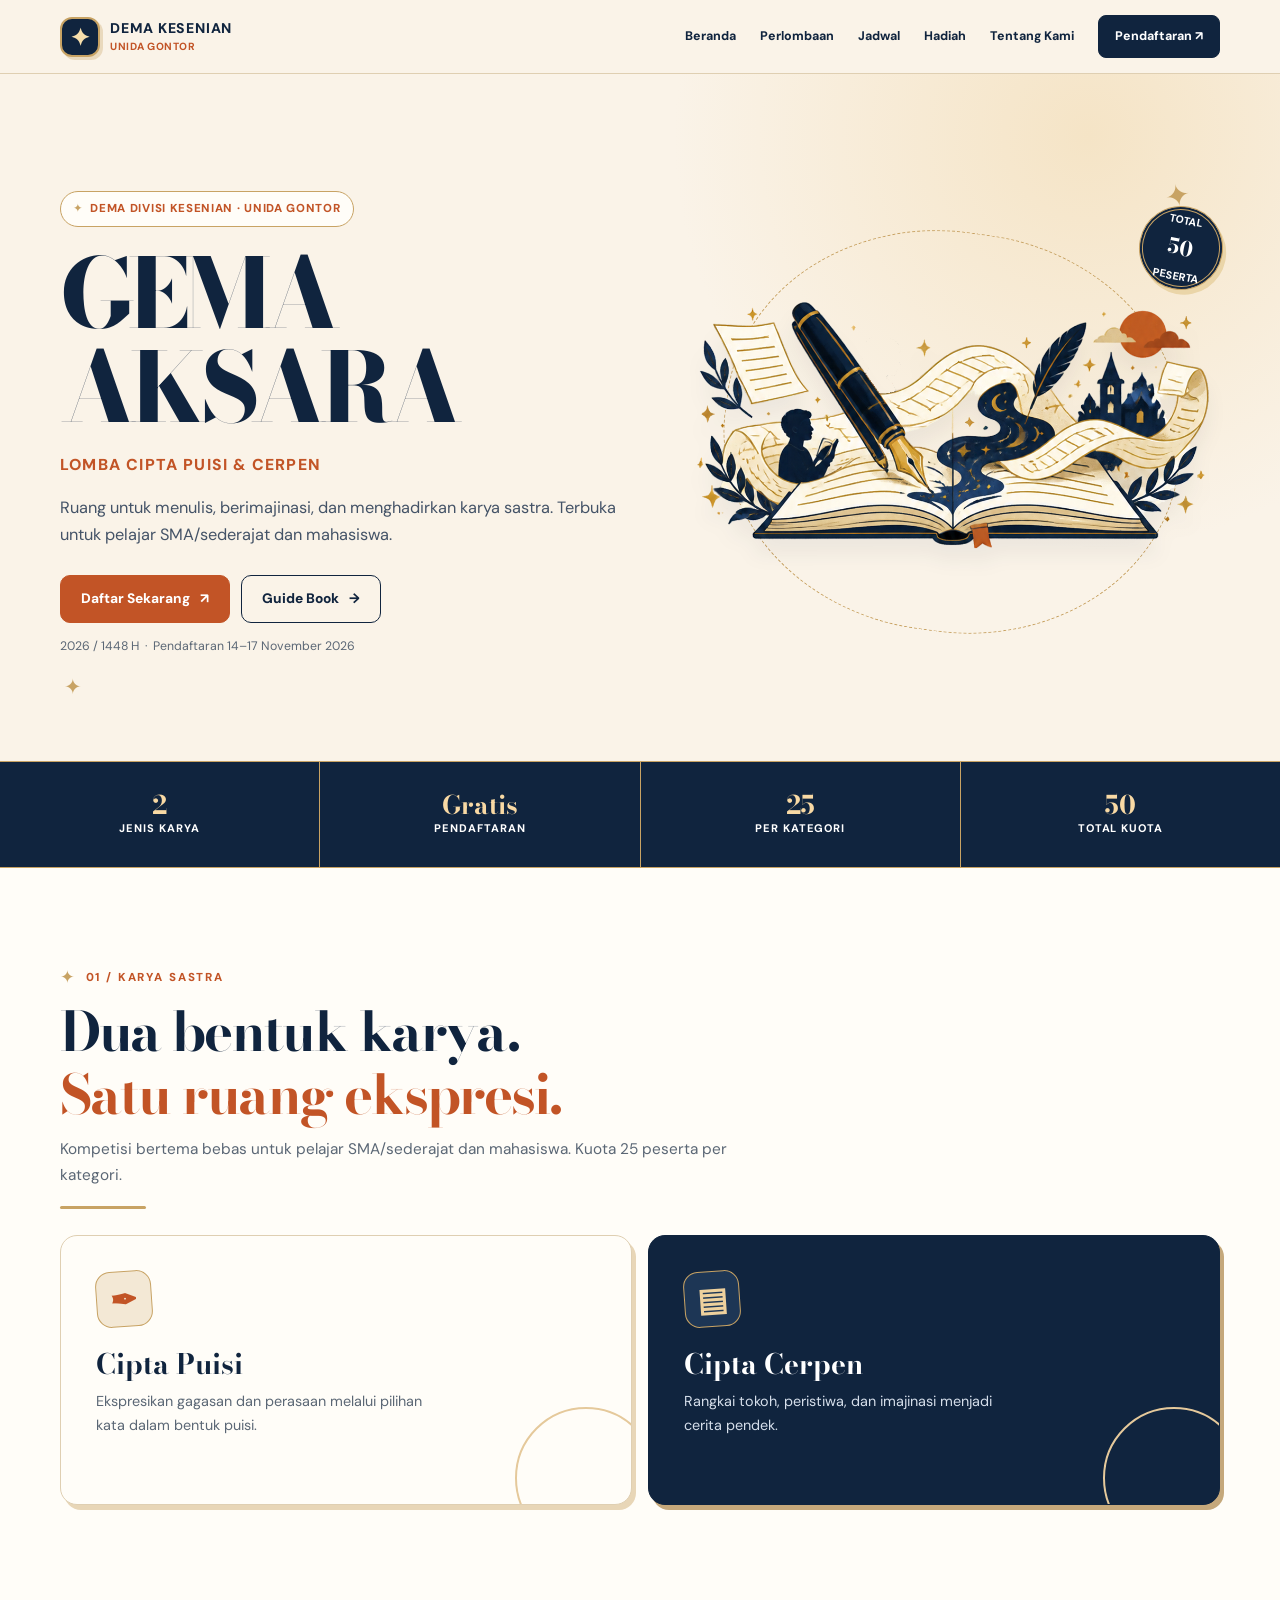
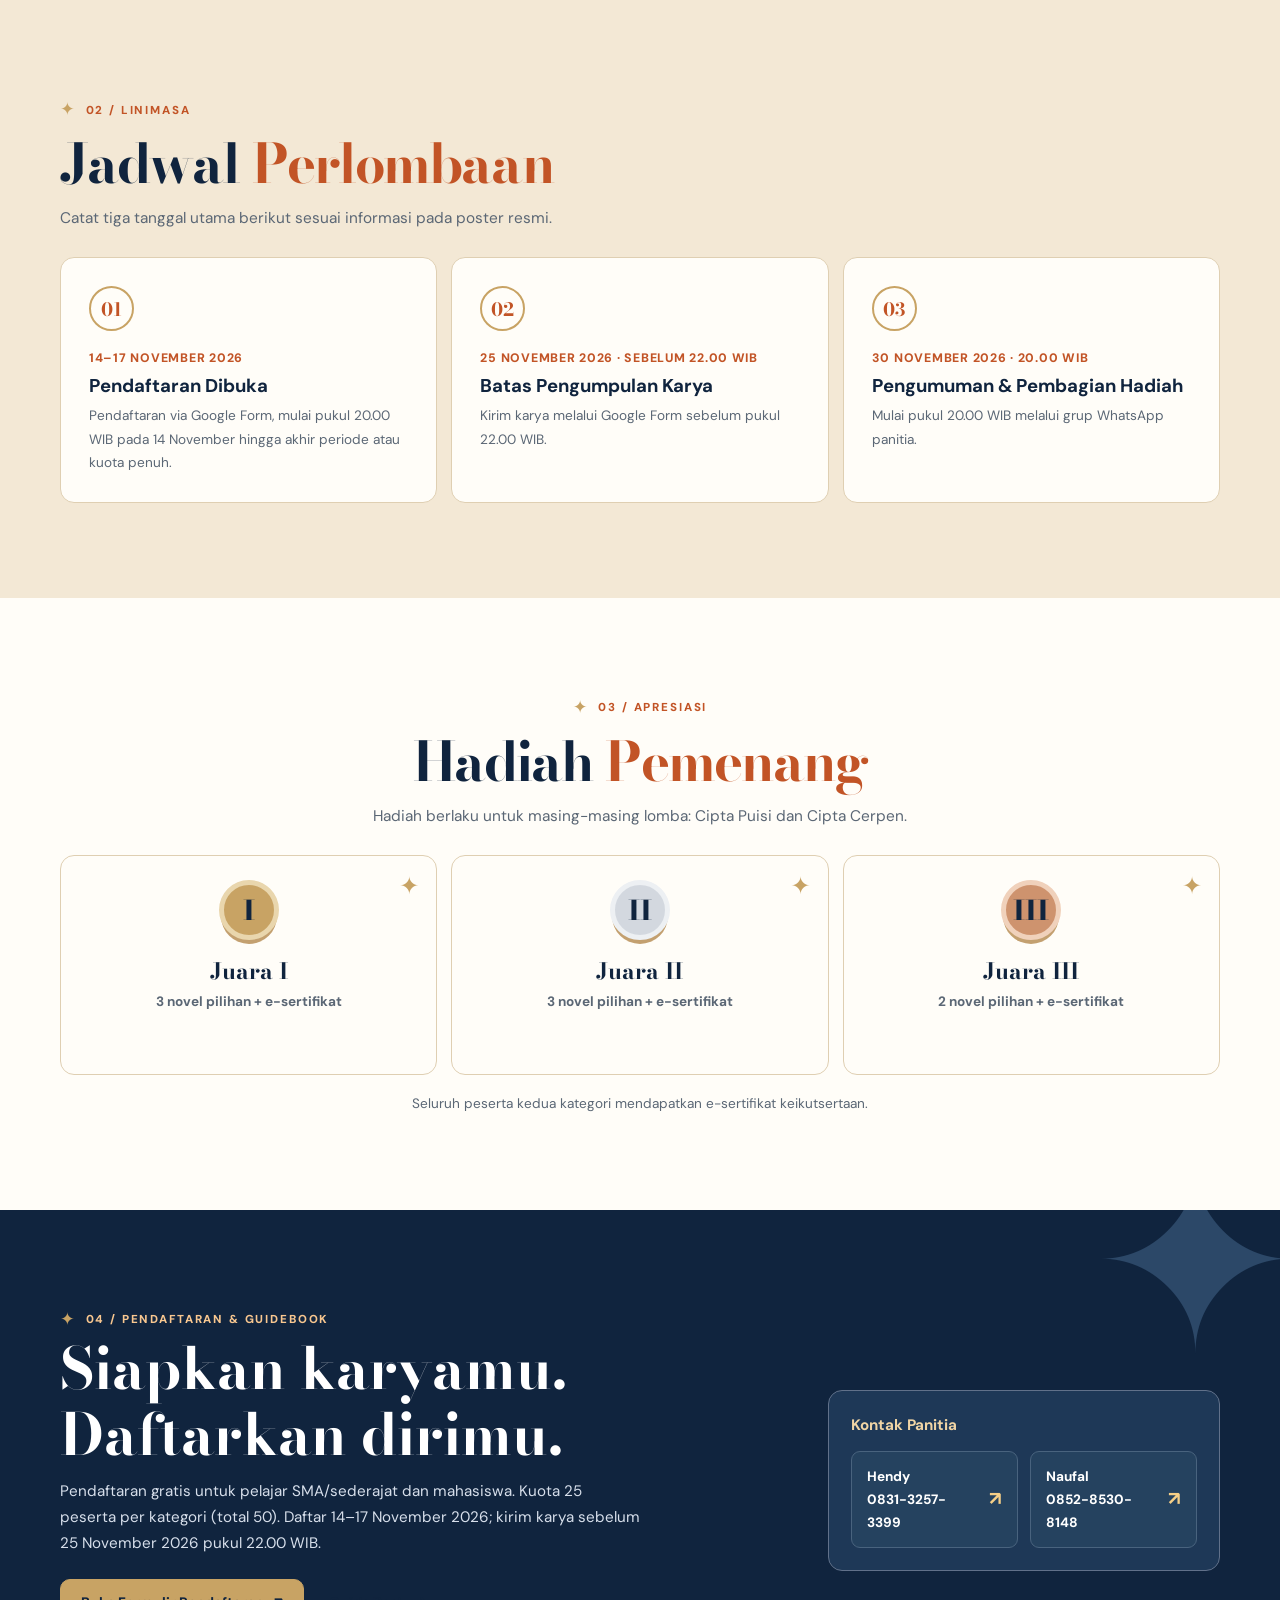
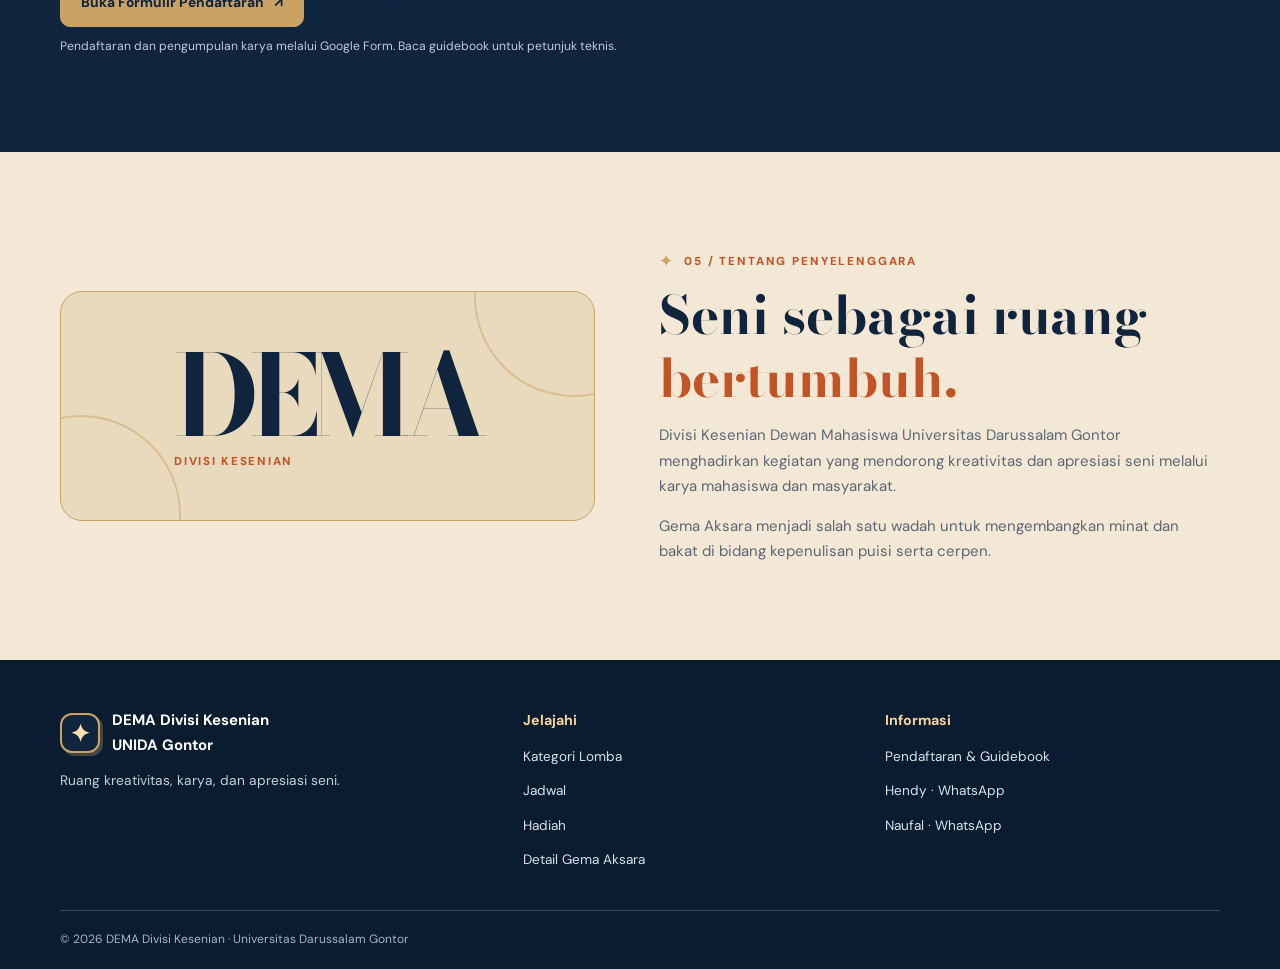
<file: index.html>
<!DOCTYPE html>
<html lang="id">
<head>
  <meta charset="UTF-8">
  <meta name="viewport" content="width=device-width, initial-scale=1">
  <meta name="theme-color" content="#10243e">
  <meta name="description" content="Gema Aksara 2026 — Lomba Cipta Puisi dan Cerpen dari DEMA Divisi Kesenian UNIDA Gontor. Gratis, total kuota 50 peserta (25 per kategori).">
  <title>Gema Aksara 2026 | DEMA Divisi Kesenian UNIDA Gontor</title>
  <link rel="preconnect" href="https://fonts.googleapis.com">
  <link rel="preconnect" href="https://fonts.gstatic.com" crossorigin>
  <link href="https://fonts.googleapis.com/css2?family=Bodoni+Moda:wght@600;700;800&family=DM+Sans:wght@400;500;600;700;800&display=swap" rel="stylesheet">
  <link rel="stylesheet" href="style.css">
</head>
<body>
<a class="skip-link" href="#main">Lewati navigasi</a>

<header class="site-header">
  <div class="header-inner">
    <a href="index.html" class="site-brand" aria-label="Beranda DEMA Divisi Kesenian">
      <span class="brand-icon" aria-hidden="true">✦</span>
      <span class="brand-title">DEMA KESENIAN<small>UNIDA GONTOR</small></span>
    </a>
    <nav class="nav-desktop" aria-label="Navigasi utama">
      <a href="#beranda">Beranda</a>
      <a href="#lomba">Perlombaan</a>
      <a href="#jadwal">Jadwal</a>
      <a href="#hadiah">Hadiah</a>
      <a href="#profil">Tentang Kami</a>
      <a href="#daftar" class="nav-cta">Pendaftaran ↗</a>
    </nav>
    <details class="mobile-nav">
      <summary aria-label="Buka menu navigasi">Menu <span aria-hidden="true">☰</span></summary>
      <nav aria-label="Navigasi seluler">
        <a href="#beranda">Beranda</a>
        <a href="#lomba">Perlombaan</a>
        <a href="#jadwal">Jadwal</a>
        <a href="#hadiah">Hadiah</a>
        <a href="#profil">Tentang Kami</a>
        <a href="#daftar">Pendaftaran ↗</a>
      </nav>
    </details>
  </div>
</header>

<main id="main">
  <section class="hero" id="beranda" aria-labelledby="hero-title">
    <div class="container hero-grid">
      <div class="hero-copy">
        <span class="micro-label">DEMA Divisi Kesenian · UNIDA Gontor</span>
        <h1 class="hero-title" id="hero-title"><span>GEMA</span><span>AKSARA</span></h1>
        <p class="hero-tagline">LOMBA CIPTA PUISI &amp; CERPEN</p>
        <p class="hero-desc">Ruang untuk menulis, berimajinasi, dan menghadirkan karya sastra. Terbuka untuk pelajar SMA/sederajat dan mahasiswa.</p>
        <div class="hero-actions">
          <a class="btn btn-primary" href="#daftar">Daftar Sekarang <span aria-hidden="true">↗</span></a>
          <a class="btn btn-ghost" href="https://drive.google.com/file/d/1reYkfRMlH_NP_xNql9GATxFVDizzcjin/view?usp=sharing">Guide Book<span aria-hidden="true">→</span></a>
        </div>
        <p class="hero-footnote">2026 / 1448 H &nbsp;·&nbsp; Pendaftaran 14–17 November 2026</p>
      </div>
      <figure class="hero-art">
        <div class="hero-stamp" aria-label="Total kuota 50 peserta"><span>TOTAL</span><strong>50</strong><span>PESERTA</span></div>
        <img src="assets/gema-aksara.svg" width="680" height="520" alt="Ilustrasi 2D buku terbuka, pena tinta, dan lembaran cerita" fetchpriority="high">
      </figure>
    </div>
  </section>

  <div class="fact-strip" aria-label="Informasi singkat perlombaan">
    <div class="fact"><strong>2</strong><span>Jenis karya</span></div>
    <div class="fact"><strong>Gratis</strong><span>Pendaftaran</span></div>
    <div class="fact"><strong>25</strong><span>Per kategori</span></div>
    <div class="fact"><strong>50</strong><span>Total kuota</span></div>
  </div>

  <section class="section section--white" id="lomba">
    <div class="container">
      <div class="section-header">
        <span class="section-kicker">01 / Karya Sastra</span>
        <h2>Dua bentuk karya.<br><em>Satu ruang ekspresi.</em></h2>
        <p>Kompetisi bertema bebas untuk pelajar SMA/sederajat dan mahasiswa. Kuota 25 peserta per kategori.</p>
        <div class="accent-rule" aria-hidden="true"></div>
      </div>
      <div class="writing-grid">
        <article class="writing-card">
          <span class="card-icon" aria-hidden="true">✒</span>
          <h3>Cipta Puisi</h3>
          <p>Ekspresikan gagasan dan perasaan melalui pilihan kata dalam bentuk puisi.</p>
        </article>
        <article class="writing-card writing-card--dark">
          <span class="card-icon" aria-hidden="true">▤</span>
          <h3>Cipta Cerpen</h3>
          <p>Rangkai tokoh, peristiwa, dan imajinasi menjadi cerita pendek.</p>
        </article>
      </div>
    </div>
  </section>

  <section class="section section--cream" id="jadwal">
    <div class="container">
      <div class="section-header">
        <span class="section-kicker">02 / Linimasa</span>
        <h2>Jadwal <em>Perlombaan</em></h2>
        <p>Catat tiga tanggal utama berikut sesuai informasi pada poster resmi.</p>
      </div>
      <div class="schedule-grid">
        <article class="schedule-card">
          <span class="step-no" aria-hidden="true">01</span>
          <div>
            <div class="step-date">14–17 November 2026</div>
            <h3>Pendaftaran Dibuka</h3>
            <p>Pendaftaran via Google Form, mulai pukul 20.00 WIB pada 14 November hingga akhir periode atau kuota penuh.</p>
          </div>
        </article>
        <article class="schedule-card">
          <span class="step-no" aria-hidden="true">02</span>
          <div>
            <div class="step-date">25 November 2026 · sebelum 22.00 WIB</div>
            <h3>Batas Pengumpulan Karya</h3>
            <p>Kirim karya melalui Google Form sebelum pukul 22.00 WIB.</p>
          </div>
        </article>
        <article class="schedule-card">
          <span class="step-no" aria-hidden="true">03</span>
          <div>
            <div class="step-date">30 November 2026 · 20.00 WIB</div>
            <h3>Pengumuman &amp; Pembagian Hadiah</h3>
            <p>Mulai pukul 20.00 WIB melalui grup WhatsApp panitia.</p>
          </div>
        </article>
      </div>
    </div>
  </section>

  <section class="section section--white" id="hadiah">
    <div class="container">
      <div class="section-header section-header--center">
        <span class="section-kicker">03 / Apresiasi</span>
        <h2>Hadiah <em>Pemenang</em></h2>
        <p>Hadiah berlaku untuk masing-masing lomba: Cipta Puisi dan Cipta Cerpen.</p>
      </div>
      <div class="prize-grid">
        <article class="prize-card">
          <span class="prize-medal" aria-hidden="true">I</span>
          <div><h3>Juara I</h3><p>3 novel pilihan + e-sertifikat</p></div>
        </article>
        <article class="prize-card">
          <span class="prize-medal" aria-hidden="true">II</span>
          <div><h3>Juara II</h3><p>3 novel pilihan + e-sertifikat</p></div>
        </article>
        <article class="prize-card">
          <span class="prize-medal" aria-hidden="true">III</span>
          <div><h3>Juara III</h3><p>2 novel pilihan + e-sertifikat</p></div>
        </article>
      </div>
      <p class="prize-note">Seluruh peserta kedua kategori mendapatkan e-sertifikat keikutsertaan.</p>
    </div>
  </section>

  <section class="registration" id="daftar">
    <div class="container registration-inner">
      <div>
        <span class="section-kicker">04 / Pendaftaran & Guidebook</span>
        <h2>Siapkan karyamu.<br>Daftarkan dirimu.</h2>
        <p>Pendaftaran gratis untuk pelajar SMA/sederajat dan mahasiswa. Kuota 25 peserta per kategori (total 50). Daftar 14–17 November 2026; kirim karya sebelum 25 November 2026 pukul 22.00 WIB.</p>
        <a class="btn btn-primary" href="https://forms.gle/ZDfoFru4xSNYVwqh8" target="_blank" rel="noopener noreferrer">Buka Formulir Pendaftaran <span aria-hidden="true">↗</span></a>
        <a class="btn btn-ghost" href="https://drive.google.com/file/d/1xsAlhbT4N7l0DRIFtLX7hgG_7dc75yCd/view?usp=sharing">Guide Book<span aria-hidden="true">→</span></a>
        <p class="registration-hint">Pendaftaran dan pengumpulan karya melalui Google Form. Baca guidebook untuk petunjuk teknis.</p>
      </div>
      <div class="info-panel">
        <h3>Kontak Panitia</h3>
        <div class="contact-row">
          <a href="https://wa.me/6283132573399" target="_blank" rel="noopener noreferrer" aria-label="Hubungi Hendy melalui WhatsApp">Hendy<br>0831-3257-3399</a>
          <a href="https://wa.me/6285285308148" target="_blank" rel="noopener noreferrer" aria-label="Hubungi Naufal melalui WhatsApp">Naufal<br>0852-8530-8148</a>
        </div>
      </div>
    </div>
  </section>

  <section class="section section--cream" id="profil">
    <div class="container about-grid">
      <div class="about-mark" aria-hidden="true"><div><span>DEMA</span><small>Divisi Kesenian</small></div></div>
      <div class="about-copy">
        <span class="section-kicker">05 / Tentang Penyelenggara</span>
        <h2 class="about-title">Seni sebagai ruang <span>bertumbuh.</span></h2>
        <p>Divisi Kesenian Dewan Mahasiswa Universitas Darussalam Gontor menghadirkan kegiatan yang mendorong kreativitas dan apresiasi seni melalui karya mahasiswa dan masyarakat.</p>
        <p>Gema Aksara menjadi salah satu wadah untuk mengembangkan minat dan bakat di bidang kepenulisan puisi serta cerpen.</p>
      </div>
    </div>
  </section>
</main>

<footer class="footer">
  <div class="container">
    <div class="footer-grid">
      <div>
        <div class="footer-brand"><span class="brand-icon" aria-hidden="true">✦</span><strong>DEMA Divisi Kesenian<br>UNIDA Gontor</strong></div>
        <p>Ruang kreativitas, karya, dan apresiasi seni.</p>
      </div>
      <div>
        <h4>Jelajahi</h4>
        <ul>
          <li><a href="#lomba">Kategori Lomba</a></li>
          <li><a href="#jadwal">Jadwal</a></li>
          <li><a href="#hadiah">Hadiah</a></li>
          <li><a href="Event-1.html">Detail Gema Aksara</a></li>
        </ul>
      </div>
      <div>
        <h4>Informasi</h4>
        <ul>
          <li><a href="#daftar">Pendaftaran & Guidebook</a></li>
          <li><a href="https://wa.me/6283132573399" target="_blank" rel="noopener noreferrer">Hendy · WhatsApp</a></li>
          <li><a href="https://wa.me/6285285308148" target="_blank" rel="noopener noreferrer">Naufal · WhatsApp</a></li>
        </ul>
      </div>
    </div>
    <div class="footer-bottom">© 2026 DEMA Divisi Kesenian · Universitas Darussalam Gontor</div>
  </div>
</footer>
</body>
</html>
</file>
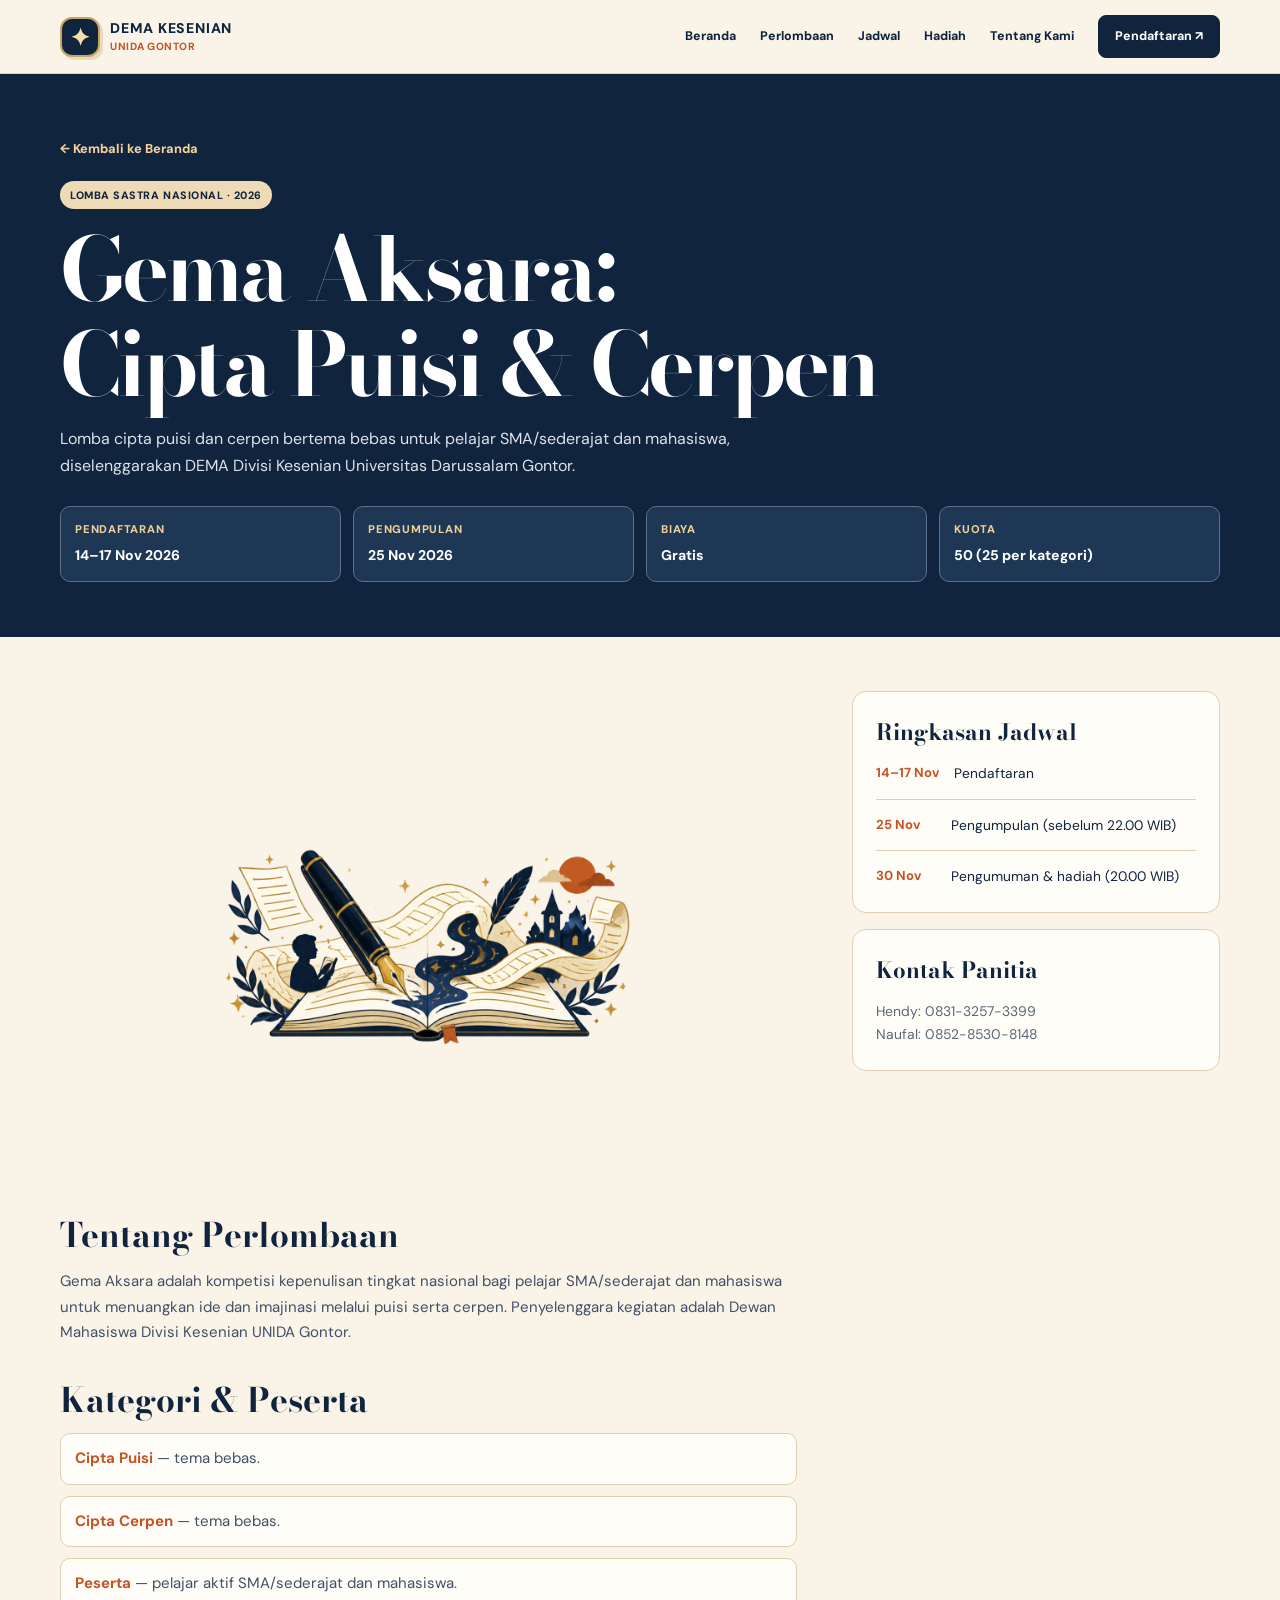
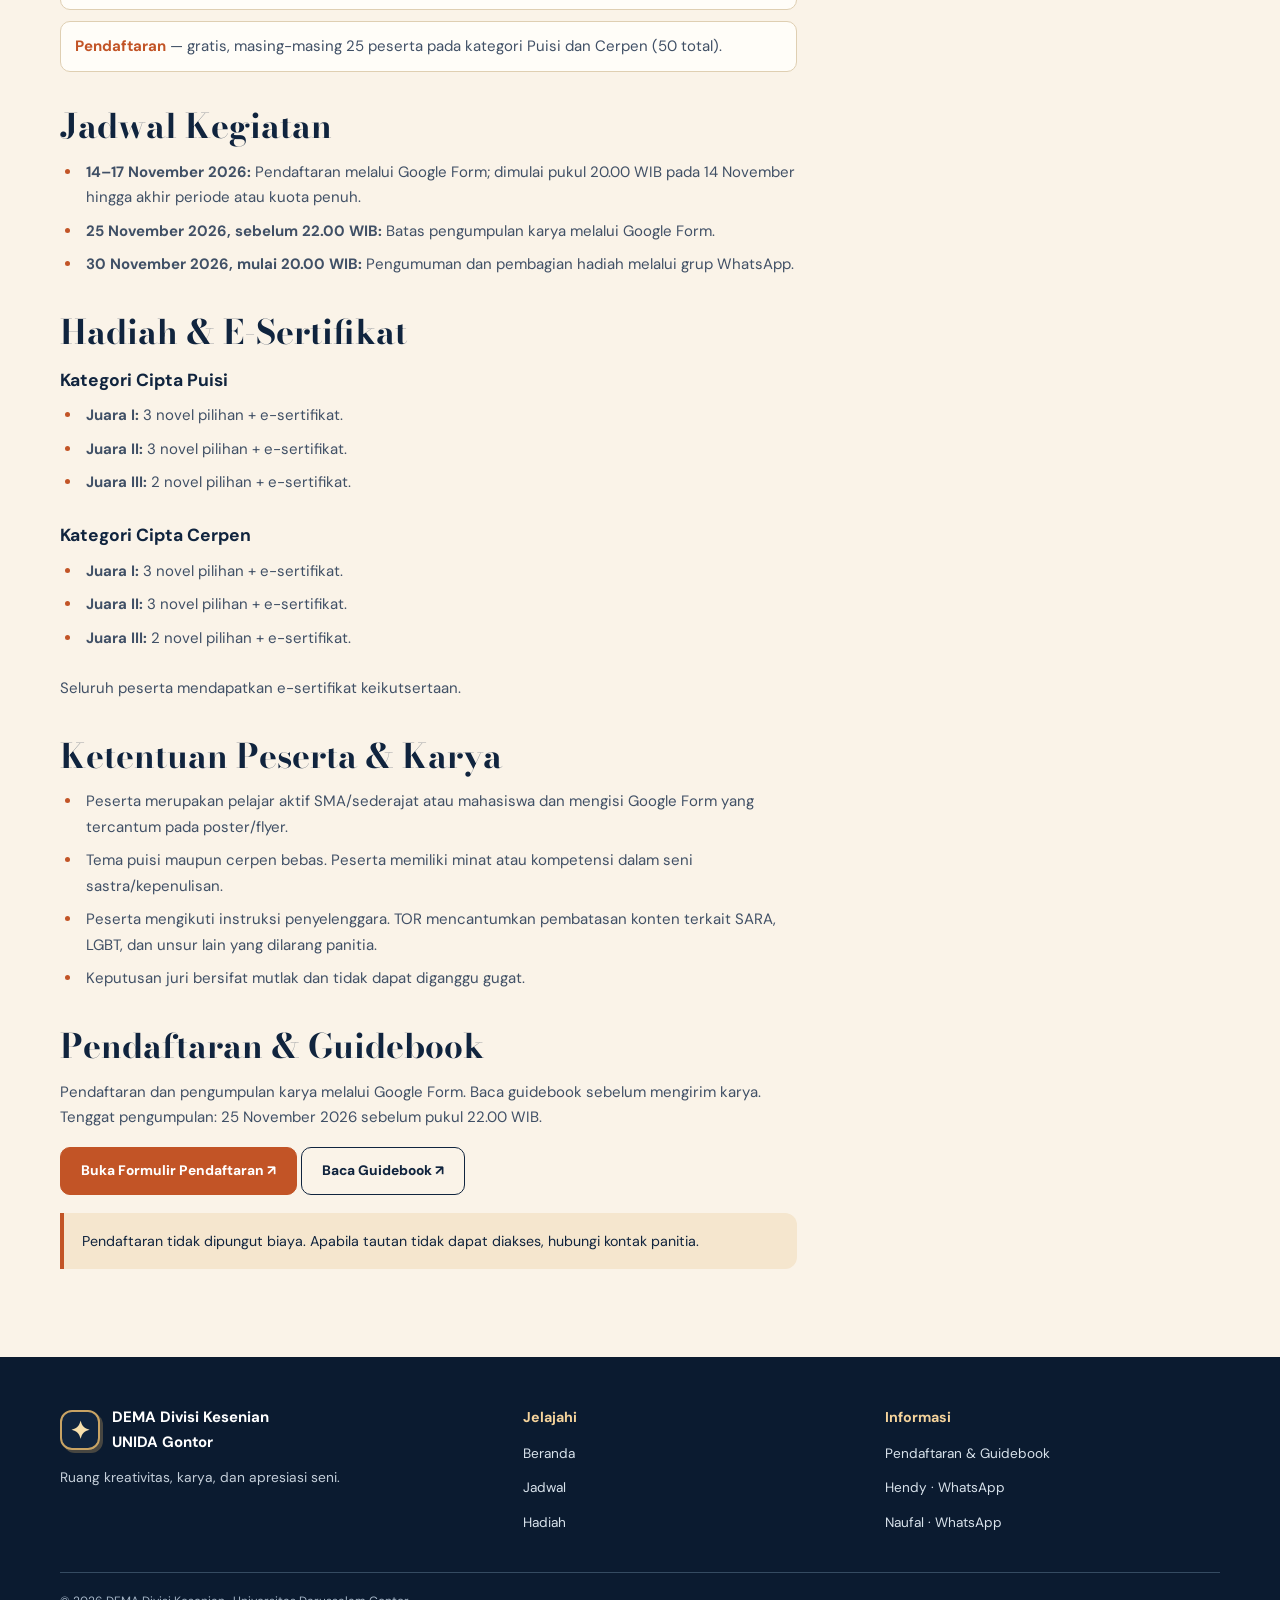
<file: Event-1.html>
<!DOCTYPE html>
<html lang="id">
<head>
  <meta charset="UTF-8">
  <meta name="viewport" content="width=device-width, initial-scale=1">
  <meta name="theme-color" content="#10243e">
  <meta name="description" content="Detail dan panduan Gema Aksara 2026, perlombaan cipta puisi dan cerpen DEMA Divisi Kesenian UNIDA Gontor.">
  <title>Detail Gema Aksara 2026 — DEMA Divisi Kesenian</title>
  <link rel="preconnect" href="https://fonts.googleapis.com">
  <link rel="preconnect" href="https://fonts.gstatic.com" crossorigin>
  <link href="https://fonts.googleapis.com/css2?family=Bodoni+Moda:wght@600;700;800&family=DM+Sans:wght@400;500;600;700;800&display=swap" rel="stylesheet">
  <link rel="stylesheet" href="style.css">
</head>
<body>
<a class="skip-link" href="#main">Lewati navigasi</a>
<header class="site-header">
  <div class="header-inner">
    <a href="index.html" class="site-brand" aria-label="Kembali ke beranda">
      <span class="brand-icon" aria-hidden="true">✦</span>
      <span class="brand-title">DEMA KESENIAN<small>UNIDA GONTOR</small></span>
    </a>
    <nav class="nav-desktop" aria-label="Navigasi utama">
      <a href="index.html#beranda">Beranda</a>
      <a href="index.html#lomba">Perlombaan</a>
      <a href="index.html#jadwal">Jadwal</a>
      <a href="index.html#hadiah">Hadiah</a>
      <a href="index.html#profil">Tentang Kami</a>
      <a class="nav-cta" href="#pendaftaran">Pendaftaran ↗</a>
    </nav>
    <details class="mobile-nav">
      <summary aria-label="Buka menu navigasi">Menu <span aria-hidden="true">☰</span></summary>
      <nav aria-label="Navigasi seluler">
        <a href="index.html">Beranda</a>
        <a href="#tentang">Tentang Lomba</a>
        <a href="#timeline">Jadwal</a>
        <a href="#penghargaan">Hadiah</a>
        <a href="#pendaftaran">Pendaftaran</a>
      </nav>
    </details>
  </div>
</header>

<main id="main">
  <section class="event-hero" aria-labelledby="event-title">
    <div class="container">
      <a href="index.html" class="back-link">← Kembali ke Beranda</a><br>
      <span class="badge badge-upcoming">Lomba Sastra Nasional · 2026</span>
      <h1 id="event-title">Gema Aksara:<br>Cipta Puisi &amp; Cerpen</h1>
      <p class="lede">Lomba cipta puisi dan cerpen bertema bebas untuk pelajar SMA/sederajat dan mahasiswa, diselenggarakan DEMA Divisi Kesenian Universitas Darussalam Gontor.</p>
      <div class="event-info">
        <div class="info-item"><span class="info-label">Pendaftaran</span><span class="info-value">14–17 Nov 2026</span></div>
        <div class="info-item"><span class="info-label">Pengumpulan</span><span class="info-value">25 Nov 2026</span></div>
        <div class="info-item"><span class="info-label">Biaya</span><span class="info-value">Gratis</span></div>
        <div class="info-item"><span class="info-label">Kuota</span><span class="info-value">50 (25 per kategori)</span></div>
      </div>
    </div>
  </section>

  <section class="article">
    <div class="container article-grid">
      <div class="article-body">
        <img class="detail-illustration" src="assets/gema-aksara.svg" alt="Ilustrasi buku dan pena untuk lomba sastra" width="680" height="520">
        <h2 id="tentang">Tentang Perlombaan</h2>
        <p>Gema Aksara adalah kompetisi kepenulisan tingkat nasional bagi pelajar SMA/sederajat dan mahasiswa untuk menuangkan ide dan imajinasi melalui puisi serta cerpen. Penyelenggara kegiatan adalah Dewan Mahasiswa Divisi Kesenian UNIDA Gontor.</p>
        <h2>Kategori &amp; Peserta</h2>
        <ul class="key-list">
          <li><strong>Cipta Puisi</strong> — tema bebas.</li>
          <li><strong>Cipta Cerpen</strong> — tema bebas.</li>
          <li><strong>Peserta</strong> — pelajar aktif SMA/sederajat dan mahasiswa.</li>
          <li><strong>Pendaftaran</strong> — gratis, masing-masing 25 peserta pada kategori Puisi dan Cerpen (50 total).</li>
        </ul>
        <h2 id="timeline">Jadwal Kegiatan</h2>
        <ul>
          <li><strong>14–17 November 2026:</strong> Pendaftaran melalui Google Form; dimulai pukul 20.00 WIB pada 14 November hingga akhir periode atau kuota penuh.</li>
          <li><strong>25 November 2026, sebelum 22.00 WIB:</strong> Batas pengumpulan karya melalui Google Form.</li>
          <li><strong>30 November 2026, mulai 20.00 WIB:</strong> Pengumuman dan pembagian hadiah melalui grup WhatsApp.</li>
        </ul>
        <h2 id="penghargaan">Hadiah &amp; E-Sertifikat</h2>
        <h3>Kategori Cipta Puisi</h3>
        <ul>
          <li><strong>Juara I:</strong> 3 novel pilihan + e-sertifikat.</li>
          <li><strong>Juara II:</strong> 3 novel pilihan + e-sertifikat.</li>
          <li><strong>Juara III:</strong> 2 novel pilihan + e-sertifikat.</li>
        </ul>
        <h3>Kategori Cipta Cerpen</h3>
        <ul>
          <li><strong>Juara I:</strong> 3 novel pilihan + e-sertifikat.</li>
          <li><strong>Juara II:</strong> 3 novel pilihan + e-sertifikat.</li>
          <li><strong>Juara III:</strong> 2 novel pilihan + e-sertifikat.</li>
        </ul>
        <p>Seluruh peserta mendapatkan e-sertifikat keikutsertaan.</p>
        <h2 id="aturan">Ketentuan Peserta &amp; Karya</h2>
        <ul>
          <li>Peserta merupakan pelajar aktif SMA/sederajat atau mahasiswa dan mengisi Google Form yang tercantum pada poster/flyer.</li>
          <li>Tema puisi maupun cerpen bebas. Peserta memiliki minat atau kompetensi dalam seni sastra/kepenulisan.</li>
          <li>Peserta mengikuti instruksi penyelenggara. TOR mencantumkan pembatasan konten terkait SARA, LGBT, dan unsur lain yang dilarang panitia.</li>
          <li>Keputusan juri bersifat mutlak dan tidak dapat diganggu gugat.</li>
        </ul>
        <h2 id="pendaftaran">Pendaftaran &amp; Guidebook</h2>
        <p>Pendaftaran dan pengumpulan karya melalui Google Form. Baca guidebook sebelum mengirim karya. Tenggat pengumpulan: 25 November 2026 sebelum pukul 22.00 WIB.</p>
        <a class="btn btn-primary" href="https://forms.gle/ZDfoFru4xSNYVwqh8" target="_blank" rel="noopener noreferrer">Buka Formulir Pendaftaran ↗</a>
        <a class="btn btn-ghost" href="https://drive.google.com/file/d/1xsAlhbT4N7l0DRIFtLX7hgG_7dc75yCd/view?usp=sharing" target="_blank" rel="noopener noreferrer">Baca Guidebook ↗</a>
        <div class="notice">Pendaftaran tidak dipungut biaya. Apabila tautan tidak dapat diakses, hubungi kontak panitia.</div>
      </div>
      <aside class="sidebar">
        <div class="side-card">
          <h3>Ringkasan Jadwal</h3>
          <ul class="timeline">
            <li><b>14–17 Nov</b><span>Pendaftaran</span></li>
            <li><b>25 Nov</b><span>Pengumpulan (sebelum 22.00 WIB)</span></li>
            <li><b>30 Nov</b><span>Pengumuman &amp; hadiah (20.00 WIB)</span></li>
          </ul>
        </div>
        <div class="side-card">
          <h3>Kontak Panitia</h3>
          <p>Hendy: <a href="https://wa.me/6283132573399" target="_blank" rel="noopener noreferrer">0831-3257-3399</a></p>
          <p>Naufal: <a href="https://wa.me/6285285308148" target="_blank" rel="noopener noreferrer">0852-8530-8148</a></p>
        </div>
      </aside>
    </div>
  </section>
</main>

<footer class="footer">
  <div class="container">
    <div class="footer-grid">
      <div>
        <div class="footer-brand"><span class="brand-icon" aria-hidden="true">✦</span><strong>DEMA Divisi Kesenian<br>UNIDA Gontor</strong></div>
        <p>Ruang kreativitas, karya, dan apresiasi seni.</p>
      </div>
      <div><h4>Jelajahi</h4><ul><li><a href="index.html">Beranda</a></li><li><a href="index.html#jadwal">Jadwal</a></li><li><a href="index.html#hadiah">Hadiah</a></li></ul></div>
      <div><h4>Informasi</h4><ul><li><a href="#pendaftaran">Pendaftaran & Guidebook</a></li><li><a href="https://wa.me/6283132573399" target="_blank" rel="noopener noreferrer">Hendy · WhatsApp</a></li><li><a href="https://wa.me/6285285308148" target="_blank" rel="noopener noreferrer">Naufal · WhatsApp</a></li></ul></div>
    </div>
    <div class="footer-bottom">© 2026 DEMA Divisi Kesenian · Universitas Darussalam Gontor</div>
  </div>
</footer>
</body>
</html>
</file>
<file: style.css>
/* Gema Aksara / DEMA Kesenian — CSS ditulis ulang, mobile-first.
   Source palette: poster lomba Gema Aksara 2026.
   Breakpoints: 640px, 820px, 1080px. No framework. */
:root {
  --navy:#10243e;
  --navy-soft:#1d3655;
  --paper:#faf3e8;
  --white:#fffdf8;
  --cream:#f3e8d5;
  --rust:#c25426;
  --rust-dark:#a9451c;
  --gold:#c8a364;
  --gold-pale:#ead5a8;
  --muted:#5b6775;
  --primary:#c25426;
  --line:#dfcfb2;
  --shadow:0 14px 35px rgba(16,36,62,.075);
  --serif:"Bodoni Moda","Playfair Display",Georgia,serif;
  --sans:"DM Sans","Plus Jakarta Sans",system-ui,-apple-system,Segoe UI,sans-serif;
}
*,*::before,*::after{box-sizing:border-box}
html{scroll-behavior:smooth;scroll-padding-top:82px}
body{margin:0;min-width:320px;overflow-x:hidden;background:var(--paper);color:var(--navy);font:400 15px/1.7 var(--sans);-webkit-font-smoothing:antialiased}
img,svg{max-width:100%;display:block}
a{color:inherit;text-decoration:none}
button,summary{font:inherit}
button,a,summary{-webkit-tap-highlight-color:transparent}
a:focus-visible,button:focus-visible,summary:focus-visible{outline:3px solid var(--rust);outline-offset:4px}
::selection{background:var(--gold-pale);color:var(--navy)}
h1,h2,h3,h4,p,figure{margin:0}
ul{margin:0;padding:0}
.container{width:min(100% - 36px,1160px);margin-inline:auto}
.skip-link{position:absolute;z-index:1000;top:-80px;left:16px;padding:12px 18px;background:var(--navy);color:#fff;border-radius:8px}
.skip-link:focus{top:10px}
.section{padding:68px 0;position:relative}
.section--cream,.section-alt{background:var(--cream)}
.section--white{background:var(--white)}
.section-kicker,.eyebrow{display:inline-flex;align-items:center;gap:9px;color:var(--rust);font-size:.72rem;font-weight:800;letter-spacing:.16em;text-transform:uppercase}
.section-kicker::before,.eyebrow::before{content:"✦";font-size:1.1rem;color:var(--gold)}
.section-header,.section-head{margin-bottom:26px;max-width:720px}
.section-header h2,.section-head h2,.profile-text h2{margin-top:7px;font:700 clamp(2.05rem,8vw,3.4rem)/1.16 var(--serif);letter-spacing:-.035em}
.section-header p,.section-head p{margin-top:10px;color:var(--muted);font-size:.96rem}
.section-header--center{text-align:center;margin-inline:auto}
.section-header--center .section-kicker{justify-content:center}
.section-header h2 em{color:var(--rust);font-style:normal}
.accent-rule{width:86px;height:3px;background:var(--gold);margin-top:18px;border-radius:5px}
/* Navigation */
.site-header,.navbar{position:sticky;top:0;z-index:50;background:rgba(250,243,232,.97);border-bottom:1px solid var(--line);backdrop-filter:blur(14px)}
.header-inner,.nav-inner{height:73px;width:min(100% - 36px,1160px);margin-inline:auto;display:flex;align-items:center;justify-content:space-between;gap:16px}
.brand,.site-brand{display:flex;align-items:center;gap:10px;min-width:0;font-weight:800;line-height:1.15}
.brand-icon,.brand-mark{width:40px;height:40px;flex:0 0 40px;border:2px solid var(--gold);border-radius:12px;background:var(--navy);color:#f7dfac;display:grid;place-items:center;font:700 1.5rem var(--serif);box-shadow:3px 3px 0 rgba(200,163,100,.32)}
.brand-title,.brand-text{font-size:.88rem;letter-spacing:.055em;white-space:nowrap}
.brand-title small,.brand-text small{display:block;font-size:.65rem;font-weight:700;letter-spacing:.05em;color:var(--rust);margin-top:4px}
.nav-desktop,.nav-links{display:none;align-items:center;gap:24px}
.nav-desktop a,.nav-links a{font-size:.78rem;font-weight:750;transition:color .2s}
.nav-desktop a:hover,.nav-links a:hover{color:var(--rust)}
.nav-desktop .nav-cta{background:var(--navy);border:1px solid var(--navy);border-radius:8px;padding:10px 16px;color:#fff}
.nav-desktop .nav-cta:hover{color:#fff;background:var(--rust);border-color:var(--rust)}
.mobile-nav{position:relative;flex-shrink:0}
.mobile-nav summary{list-style:none;display:flex;align-items:center;justify-content:center;gap:7px;min-height:44px;padding:0 12px;border:1px solid var(--line);border-radius:9px;background:var(--white);font-size:.8rem;font-weight:800;cursor:pointer}
.mobile-nav summary::-webkit-details-marker{display:none}
.mobile-nav[open] summary{background:var(--navy);color:#fff}
.mobile-nav nav{position:absolute;top:calc(100% + 12px);right:0;width:min(82vw,300px);padding:10px;background:var(--white);border:1px solid var(--line);border-radius:14px;box-shadow:var(--shadow);display:grid;gap:3px}
.mobile-nav nav a{display:block;padding:13px 12px;border-radius:8px;font-size:.89rem;font-weight:700}
.mobile-nav nav a:hover,.mobile-nav nav a:focus-visible{background:var(--cream)}
/* Buttons and chips */
.btn{display:inline-flex;justify-content:center;align-items:center;gap:10px;min-height:48px;padding:12px 20px;border:1.5px solid transparent;border-radius:10px;font-size:.86rem;font-weight:800;line-height:1.3;text-align:center;transition:transform .2s,background .2s,color .2s}
.btn:hover{transform:translateY(-2px)}
.btn-primary{color:#fff;background:var(--rust);border-color:var(--rust)}
.btn-primary:hover{background:var(--rust-dark);border-color:var(--rust-dark)}
.btn-ghost{color:var(--navy);border-color:var(--navy);background:transparent}
.btn-ghost:hover{background:var(--navy);color:#fff}
.btn-dark{background:var(--navy);color:#fff}
.btn-dark:hover{background:var(--navy-soft)}
.hero-actions{display:flex;flex-wrap:wrap;gap:11px;margin-top:26px}
.hero-actions .btn{width:100%}
.micro-label{display:inline-flex;gap:7px;align-items:center;border:1px solid var(--gold);border-radius:99px;background:var(--white);padding:7px 12px;color:var(--rust);font-size:.72rem;font-weight:800;letter-spacing:.06em;text-transform:uppercase}
.micro-label::before{content:"✦";color:var(--gold)}
/* Main hero */
.hero{position:relative;padding:54px 0 43px;isolation:isolate;overflow:hidden;background:radial-gradient(circle at 85% 9%,#f5e4c6 0 0,transparent 33%),var(--paper)}
.hero::before,.hero::after{content:"✦";position:absolute;color:var(--gold);pointer-events:none}
.hero::before{top:14%;right:7%;font-size:30px;transform:rotate(-12deg)}
.hero::after{bottom:8%;left:5%;font-size:21px}
.hero-grid{display:grid;grid-template-columns:minmax(0,1fr);align-items:center;gap:22px}
.hero-copy{position:relative;z-index:1}
.hero-title{font:800 clamp(3.55rem,14vw,6.95rem)/.98 var(--serif);letter-spacing:-.07em;margin-top:19px;text-transform:uppercase;max-width:750px}
.hero-title span{display:block}
.hero-title .highlight{color:var(--rust)}
.hero-tagline{color:var(--rust);margin-top:18px;font-size:.99rem;font-weight:800;letter-spacing:.075em;text-transform:uppercase}
.hero-desc{max-width:560px;color:#445367;margin-top:15px;font-size:.96rem}
.hero-art{position:relative;max-width:560px;margin:0 auto}
.hero-art::before{content:"";position:absolute;inset:13% 7% 10%;border:1.5px dashed var(--gold);border-radius:48%;transform:rotate(8deg)}
.hero-art img{position:relative;width:100%;filter:drop-shadow(0 16px 9px rgba(20,35,48,.055))}
.hero-stamp{position:absolute;right:-3px;top:8%;z-index:2;display:grid;place-items:center;width:84px;aspect-ratio:1;text-align:center;transform:rotate(11deg);border-radius:50%;background:var(--navy);border:4px double var(--gold);color:#fff;font-size:.67rem;line-height:1.35;font-weight:800;box-shadow:4px 4px 0 var(--gold-pale)}
.hero-stamp strong{font:700 1.3rem var(--serif);display:block}
.hero-footnote{margin-top:13px;color:var(--muted);font-size:.77rem}
.fact-strip{display:grid;grid-template-columns:1fr 1fr;gap:1px;background:var(--gold);border-block:1px solid var(--gold)}
.fact-strip .fact{background:var(--navy);color:#fff;padding:20px 12px;text-align:center;min-height:92px;display:flex;flex-direction:column;align-items:center;justify-content:center}
.fact strong{font:700 1.6rem/1.1 var(--serif);color:#f8d9a4}
.fact span{font-size:.69rem;letter-spacing:.085em;font-weight:750;text-transform:uppercase}
/* Competition cards */
.writing-grid{display:grid;grid-template-columns:1fr;gap:16px}
.writing-card{position:relative;overflow:hidden;min-height:215px;background:var(--white);border:1.5px solid var(--line);border-radius:17px;padding:24px;box-shadow:4px 5px 0 #e8d6b7}
.writing-card::after{content:"";position:absolute;right:-26px;bottom:-45px;width:142px;height:142px;border:2px solid #e5c99b;border-radius:50%;pointer-events:none}
.writing-card .card-icon{display:grid;place-items:center;width:56px;height:56px;margin-bottom:20px;background:var(--cream);border:1px solid var(--gold);border-radius:15px;color:var(--rust);font:700 2rem var(--serif);transform:rotate(-4deg)}
.writing-card h3{font:700 1.75rem/1.2 var(--serif)}
.writing-card p{margin-top:8px;color:var(--muted);max-width:330px;font-size:.9rem}
.writing-card--dark{background:var(--navy);border-color:var(--navy);color:#fff;box-shadow:4px 5px 0 #c5a87b}
.writing-card--dark p{color:#d6dfeb}
.writing-card--dark .card-icon{background:var(--navy-soft);color:#eed19d}
/* Schedule */
.schedule-grid{display:grid;grid-template-columns:1fr;gap:14px}
.schedule-card{position:relative;display:flex;align-items:flex-start;gap:17px;padding:22px 20px;background:var(--white);border:1px solid var(--line);border-radius:14px}
.schedule-card .step-no{width:45px;height:45px;flex:0 0 45px;border:2px solid var(--gold);border-radius:50%;display:grid;place-items:center;color:var(--rust);font:700 1.15rem var(--serif)}
.schedule-card .step-date{font-size:.77rem;color:var(--rust);font-weight:800;letter-spacing:.06em;text-transform:uppercase}
.schedule-card h3{font:700 1.16rem/1.35 var(--sans);margin-top:5px}
.schedule-card p{color:var(--muted);margin-top:5px;font-size:.85rem}
/* Prizes */
.prize-grid{display:grid;gap:14px}
.prize-card{position:relative;border:1.5px solid var(--line);border-radius:14px;background:var(--white);padding:24px 20px;display:flex;align-items:center;gap:18px;overflow:hidden}
.prize-card::after{content:"✦";position:absolute;right:17px;top:10px;color:var(--gold);font-size:1.5rem}
.prize-medal{width:60px;height:60px;flex:0 0 60px;display:grid;place-items:center;border-radius:50%;background:var(--gold);color:var(--navy);border:5px solid #e9d6ad;box-shadow:0 6px 0 -2px #c3a070;font:800 1.7rem var(--serif)}
.prize-card:nth-child(2) .prize-medal{background:#d3d8df;border-color:#edf0f3}
.prize-card:nth-child(3) .prize-medal{background:#ce936e;border-color:#f0d1bb}
.prize-card h3{font:700 1.4rem/1.25 var(--serif)}
.prize-card p{font-size:.85rem;color:var(--muted);font-weight:700;margin-top:5px}
.prize-note{text-align:center;margin-top:17px;color:var(--muted);font-size:.85rem}
/* Callout / registration */
.registration{padding:68px 0;background:var(--navy);color:#fff;position:relative;overflow:hidden}
.registration::before{content:"✦";position:absolute;right:-20px;top:-70px;color:#2c4868;font-size:250px;line-height:1;pointer-events:none}
.registration-inner{position:relative;z-index:1;display:grid;gap:20px}
.registration .section-kicker{color:#f8c790}
.registration h2{font:700 clamp(2.15rem,8vw,3.6rem)/1.15 var(--serif);max-width:640px}
.registration p{color:#d7dfeb;max-width:580px;margin-top:12px;font-size:.95rem}
.registration .btn-primary{width:100%;margin-top:22px;background:var(--gold);border-color:var(--gold);color:var(--navy)}
.registration .btn-primary:hover{background:#ead29e}
.registration .registration-hint{font-size:.76rem;color:#bfcbd9;margin-top:9px}
.info-panel{padding:22px;background:#1e3857;border:1px solid #61718a;border-radius:14px}
.info-panel h3{color:#f1d5a5;font-size:.95rem;margin-bottom:12px}
.contact-row{display:grid;gap:12px}
.contact-row a{display:flex;justify-content:space-between;align-items:center;gap:12px;padding:13px 15px;border:1px solid #49637e;border-radius:9px;background:#25425f;color:#fff;font-weight:750;font-size:.85rem}
.contact-row a::after{content:"↗";color:#f6cf87;font-size:1.2rem}
/* Profile / footer */
.about-grid{display:grid;gap:22px;align-items:center}
.about-mark{min-height:230px;padding:30px;border:1.5px solid var(--gold);border-radius:22px;background:#eadabd;display:grid;place-items:center;position:relative;overflow:hidden}
.about-mark::before,.about-mark::after{content:"";position:absolute;width:200px;height:200px;border-radius:50%;border:2px solid var(--gold);opacity:.5}
.about-mark::before{top:-95px;right:-80px}.about-mark::after{bottom:-95px;left:-80px}
.about-mark span{position:relative;z-index:1;font:700 clamp(4rem,18vw,7rem)/1 var(--serif);color:var(--navy);letter-spacing:-.08em}
.about-mark small{display:block;text-transform:uppercase;letter-spacing:.15em;font-weight:800;color:var(--rust);font-size:.72rem}
.about-title{font:700 clamp(2.1rem,8vw,3.3rem)/1.18 var(--serif);margin-top:8px}.about-title span{color:var(--rust)}
.about-copy p{margin-top:14px;color:var(--muted)}
.footer{background:#0b1b30;color:#fff;padding:48px 0 20px}
.footer-grid,.footer-inner{display:grid;gap:28px}
.footer .footer-brand{display:flex;align-items:center;gap:12px;font-weight:800}
.footer h4{font-size:.89rem;color:#f5d39b;margin-bottom:12px}
.footer p{margin-top:10px;color:#c5cfda;font-size:.86rem;max-width:360px}
.footer ul{list-style:none;display:grid;gap:9px}
.footer ul a{font-size:.85rem;color:#d8e2eb}
.footer ul a:hover{color:#f4d5a6}
.footer-bottom{margin-top:37px;padding-top:18px;border-top:1px solid #354b61;font-size:.75rem;color:#a6b6c7}
/* Detail pages / legacy event pages */
.event-hero{position:relative;overflow:hidden;background:var(--navy);color:#fff;padding:62px 0 55px}
.event-hero-bg{position:absolute;inset:0;pointer-events:none}
.event-hero-bg img{width:100%;height:100%;object-fit:cover;opacity:.13;filter:grayscale(100%)}
.event-hero-bg::after{content:"";position:absolute;inset:0;background:linear-gradient(90deg,var(--navy) 4%,transparent)}
.event-hero .container{position:relative;z-index:1}
.back-link{display:inline-flex;align-items:center;gap:7px;color:#f3d19d;font-weight:800;font-size:.8rem;margin-bottom:21px}
.back-link:hover{text-decoration:underline}
.badge{display:inline-flex;align-items:center;padding:5px 10px;border-radius:99px;font-size:.67rem;font-weight:800;letter-spacing:.05em;text-transform:uppercase}
.badge-upcoming,.badge-new{background:#eedab5;color:var(--navy)}
.badge-done{background:#dce4e6;color:#315362}
.event-hero h1{font:700 clamp(2.55rem,10vw,5.5rem)/1.08 var(--serif);letter-spacing:-.04em;max-width:930px;margin:13px 0}
.event-hero .lede{font-size:1rem;line-height:1.7;max-width:670px;color:#dce2e9}
.event-info{display:grid;grid-template-columns:1fr 1fr;gap:12px;margin-top:27px}
.info-item{border:1px solid #617089;border-radius:10px;padding:13px 14px;background:#1d3755;min-width:0}
.info-label{display:block;color:#f0cf99;font-weight:800;font-size:.7rem;text-transform:uppercase;letter-spacing:.07em}
.info-value{display:block;font-size:.88rem;font-weight:750;margin-top:5px;overflow-wrap:anywhere}
.article{padding:54px 0 70px;background:var(--paper)}
.article-grid{display:grid;gap:28px}
.article-body h2{font:700 clamp(1.65rem,6vw,2.1rem)/1.3 var(--serif);margin:32px 0 12px;color:var(--navy)}
.article-body h2:first-child{margin-top:0}
.article-body p{color:#405066;margin-bottom:16px}
.article-body ul{padding-left:22px;margin:8px 0 25px}
.article-body li{padding-left:4px;margin-bottom:8px;color:#405066}
.article-body li::marker{color:var(--rust)}
.article-body a:not(.btn){color:var(--rust);font-weight:800;text-decoration:underline}
.side-card{padding:23px;background:var(--white);border:1px solid var(--line);border-radius:14px;margin-bottom:16px}
.side-card h3{font:700 1.4rem var(--serif);margin-bottom:13px}
.side-card p{font-size:.87rem;color:var(--muted)}
.timeline{list-style:none;display:grid;gap:14px}
.timeline li{display:flex;gap:15px;align-items:flex-start;border-bottom:1px solid var(--line);padding-bottom:13px}
.timeline li:last-child{border-bottom:0;padding-bottom:0}
.timeline b{min-width:60px;color:var(--rust);font-size:.82rem}
.timeline span{font-size:.86rem;color:var(--navy)}
.detail-illustration{width:min(100%,420px);margin:-5px auto -25px}
.notice{border-left:4px solid var(--rust);background:#f5e6ce;padding:16px 18px;border-radius:0 12px 12px 0;color:var(--navy);font-size:.89rem;margin:18px 0}
.key-list{display:grid;gap:11px;list-style:none!important;padding:0!important}
.key-list li{background:var(--white);border:1px solid var(--line);border-radius:10px;padding:12px 14px!important;margin:0!important}
.key-list strong{color:var(--rust)}
/* Legacy pages, keep archived event layout usable */
.featured,.event-card{background:var(--white);border:1px solid var(--line);border-radius:14px;overflow:hidden}
.featured-media,.event-media{position:relative;display:block;overflow:hidden}
.featured-media img,.event-media img{width:100%;aspect-ratio:16/10;object-fit:cover}
.featured-media .badge,.event-media .badge{position:absolute;top:12px;left:12px}
.featured-body,.event-body{padding:22px}
.featured-body h3,.event-body h3{font:700 1.55rem var(--serif);margin:8px 0}
.featured-body p,.event-body p{font-size:.9rem;color:var(--muted);margin-bottom:12px}
.event-meta{display:flex;flex-wrap:wrap;gap:9px 14px;color:var(--rust);font-size:.76rem;font-weight:750}
.event-grid{display:grid;gap:16px}
.link-arrow{font-weight:800;color:var(--rust);font-size:.84rem}
.profile-grid{display:grid;gap:26px}
.profile-media img{width:100%;border-radius:15px;object-fit:cover}
.profile-text p{margin-top:12px;color:var(--muted)}
.profile-stats{display:grid;grid-template-columns:repeat(3,1fr);gap:10px;margin-top:25px}
.stat{border:1px solid var(--line);border-radius:10px;padding:12px;background:var(--white)}
.stat b{display:block;font:700 1.45rem var(--serif)}
.stat span{font-size:.66rem;color:var(--muted)}
.gallery{display:grid;grid-template-columns:repeat(2,minmax(0,1fr));gap:12px}
.gallery figure{margin:0;overflow:hidden;position:relative;border-radius:10px;background:var(--cream)}
.gallery img{width:100%;height:190px;object-fit:cover}
.gallery figcaption{padding:10px 12px;font-size:.8rem;font-weight:750}
/* Larger screens: enhance, do not override mobile defaults unnecessarily */
@media(min-width:640px){
 .container,.header-inner,.nav-inner{width:min(100% - 56px,1160px)}
 .hero-actions .btn{width:auto}
 .hero-title{font-size:clamp(4.7rem,10vw,7.8rem)}
 .fact-strip{grid-template-columns:repeat(4,1fr)}
 .fact-strip .fact{min-height:105px}
 .writing-grid,.schedule-grid,.prize-grid{grid-template-columns:repeat(2,minmax(0,1fr))}
 .schedule-grid .schedule-card:last-child,.prize-grid .prize-card:last-child{grid-column:1/-1}
 .contact-row{grid-template-columns:1fr 1fr}
 .footer-grid,.footer-inner{grid-template-columns:1.3fr 1fr 1fr}
 .event-info{grid-template-columns:repeat(4,minmax(0,1fr))}
 .gallery{grid-template-columns:repeat(3,minmax(0,1fr))}
 .event-grid{grid-template-columns:repeat(2,minmax(0,1fr))}
}
@media(min-width:820px){
 .section{padding:95px 0}
 .hero{padding:85px 0 72px}
 .hero-grid{grid-template-columns:1.05fr .95fr;gap:20px}
 .hero-copy{padding-block:32px}
 .hero-art{width:100%;max-width:590px}
 .hero-title{font-size:clamp(4.8rem,8vw,7.8rem)}
 .hero-desc{font-size:1.02rem}
 .writing-card{min-height:270px;padding:35px}
 .schedule-grid,.prize-grid{grid-template-columns:repeat(3,minmax(0,1fr))}
 .schedule-grid .schedule-card:last-child,.prize-grid .prize-card:last-child{grid-column:auto}
 .schedule-card{flex-direction:column;padding:26px 22px;min-height:220px}
 .prize-card{display:block;text-align:center;min-height:220px}
 .prize-medal{margin:0 auto 17px}
 .registration{padding:95px 0}
 .registration-inner{grid-template-columns:minmax(0,1.3fr) minmax(260px,.7fr);gap:40px;align-items:center}
 .registration .btn-primary{width:auto}
 .about-grid{grid-template-columns:1fr 1.05fr;gap:64px}
 .article-grid{grid-template-columns:minmax(0,1.7fr) minmax(260px,.85fr);gap:55px}
 .sidebar{position:sticky;top:100px;align-self:start}
 .featured{display:grid;grid-template-columns:1fr 1fr}
 .featured-media img{height:100%;aspect-ratio:auto}
 .featured-body{padding:35px}
 .profile-grid{grid-template-columns:1fr 1fr}
}
@media(min-width:1080px){
 .nav-desktop,.nav-links{display:flex}
 .mobile-nav{display:none}
 .hero-title{font-size:clamp(6rem,7.3vw,8.25rem)}
 .hero-grid{gap:38px}
 .hero-art{max-width:620px}
 .schedule-card{padding:28px}
}
@media(prefers-reduced-motion:reduce){
 html{scroll-behavior:auto}
 *,*::before,*::after{animation-duration:.01ms!important;transition-duration:.01ms!important}
}
</file>
